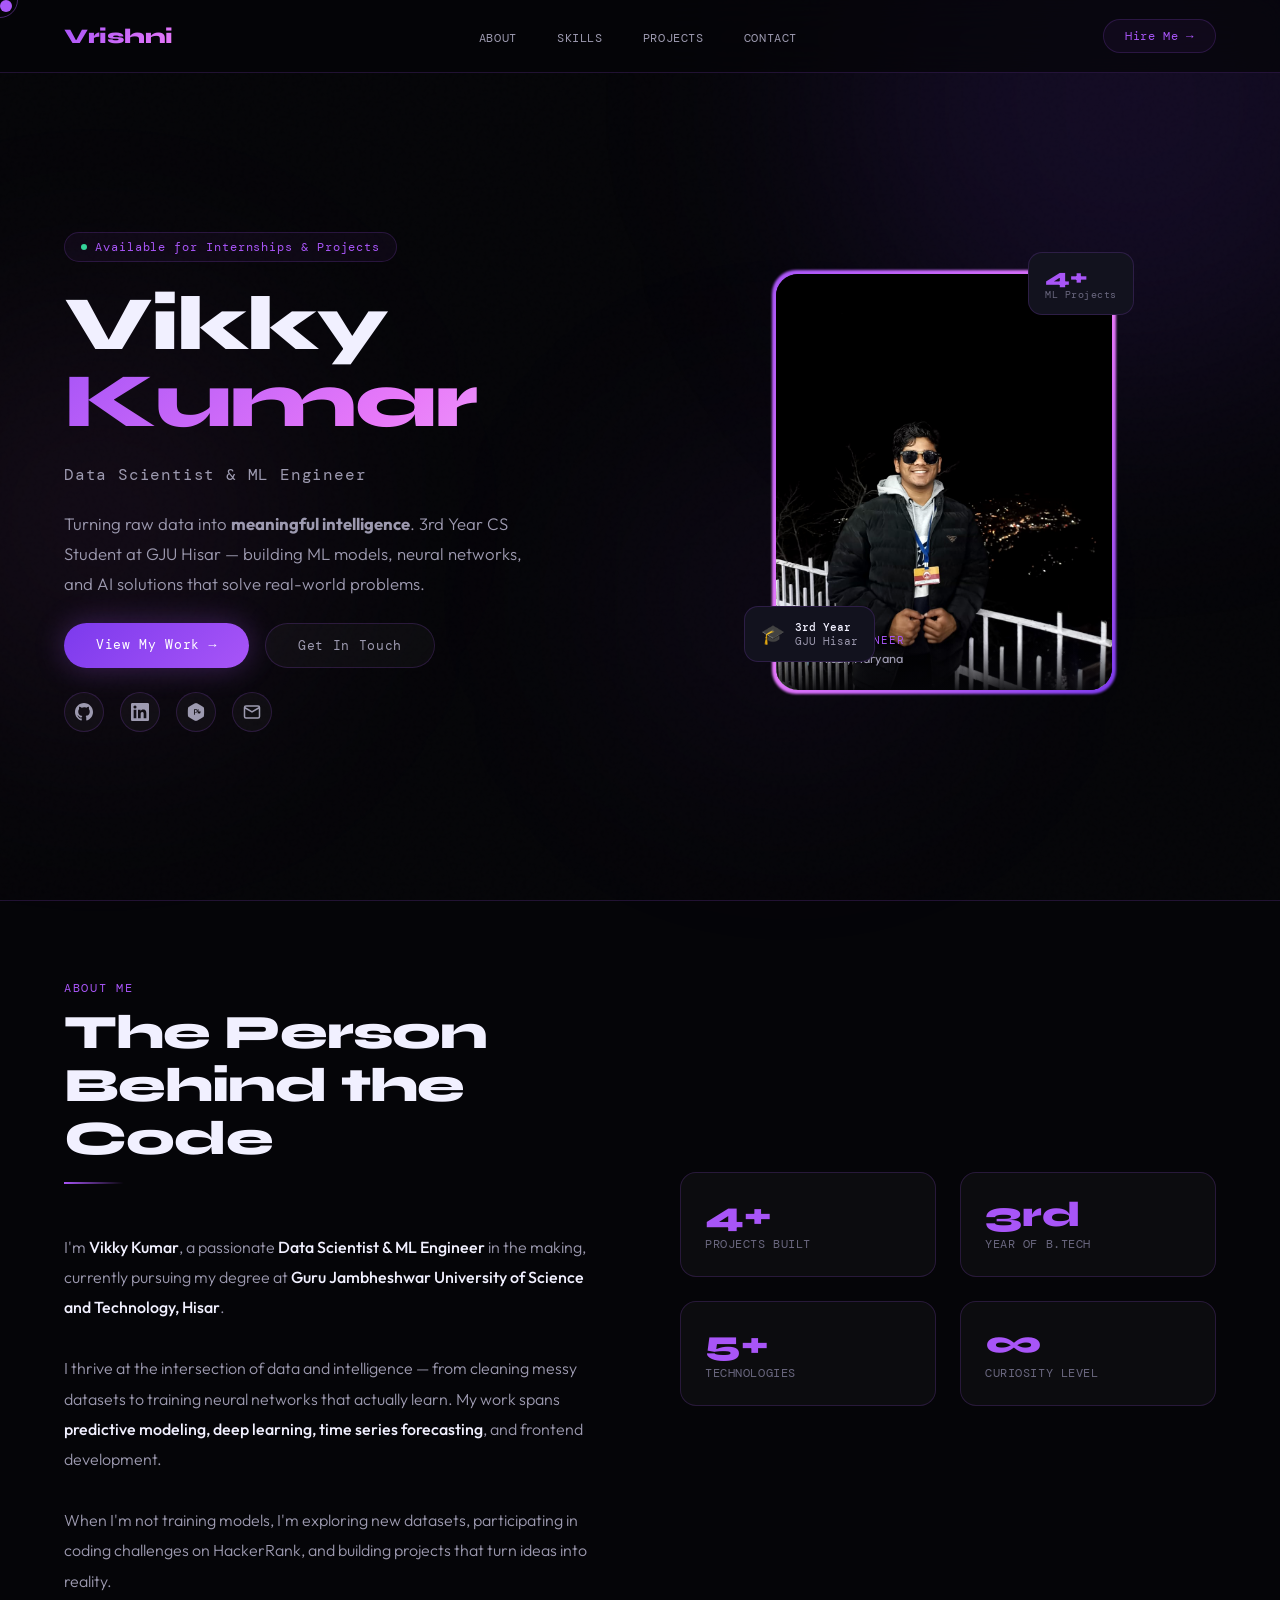
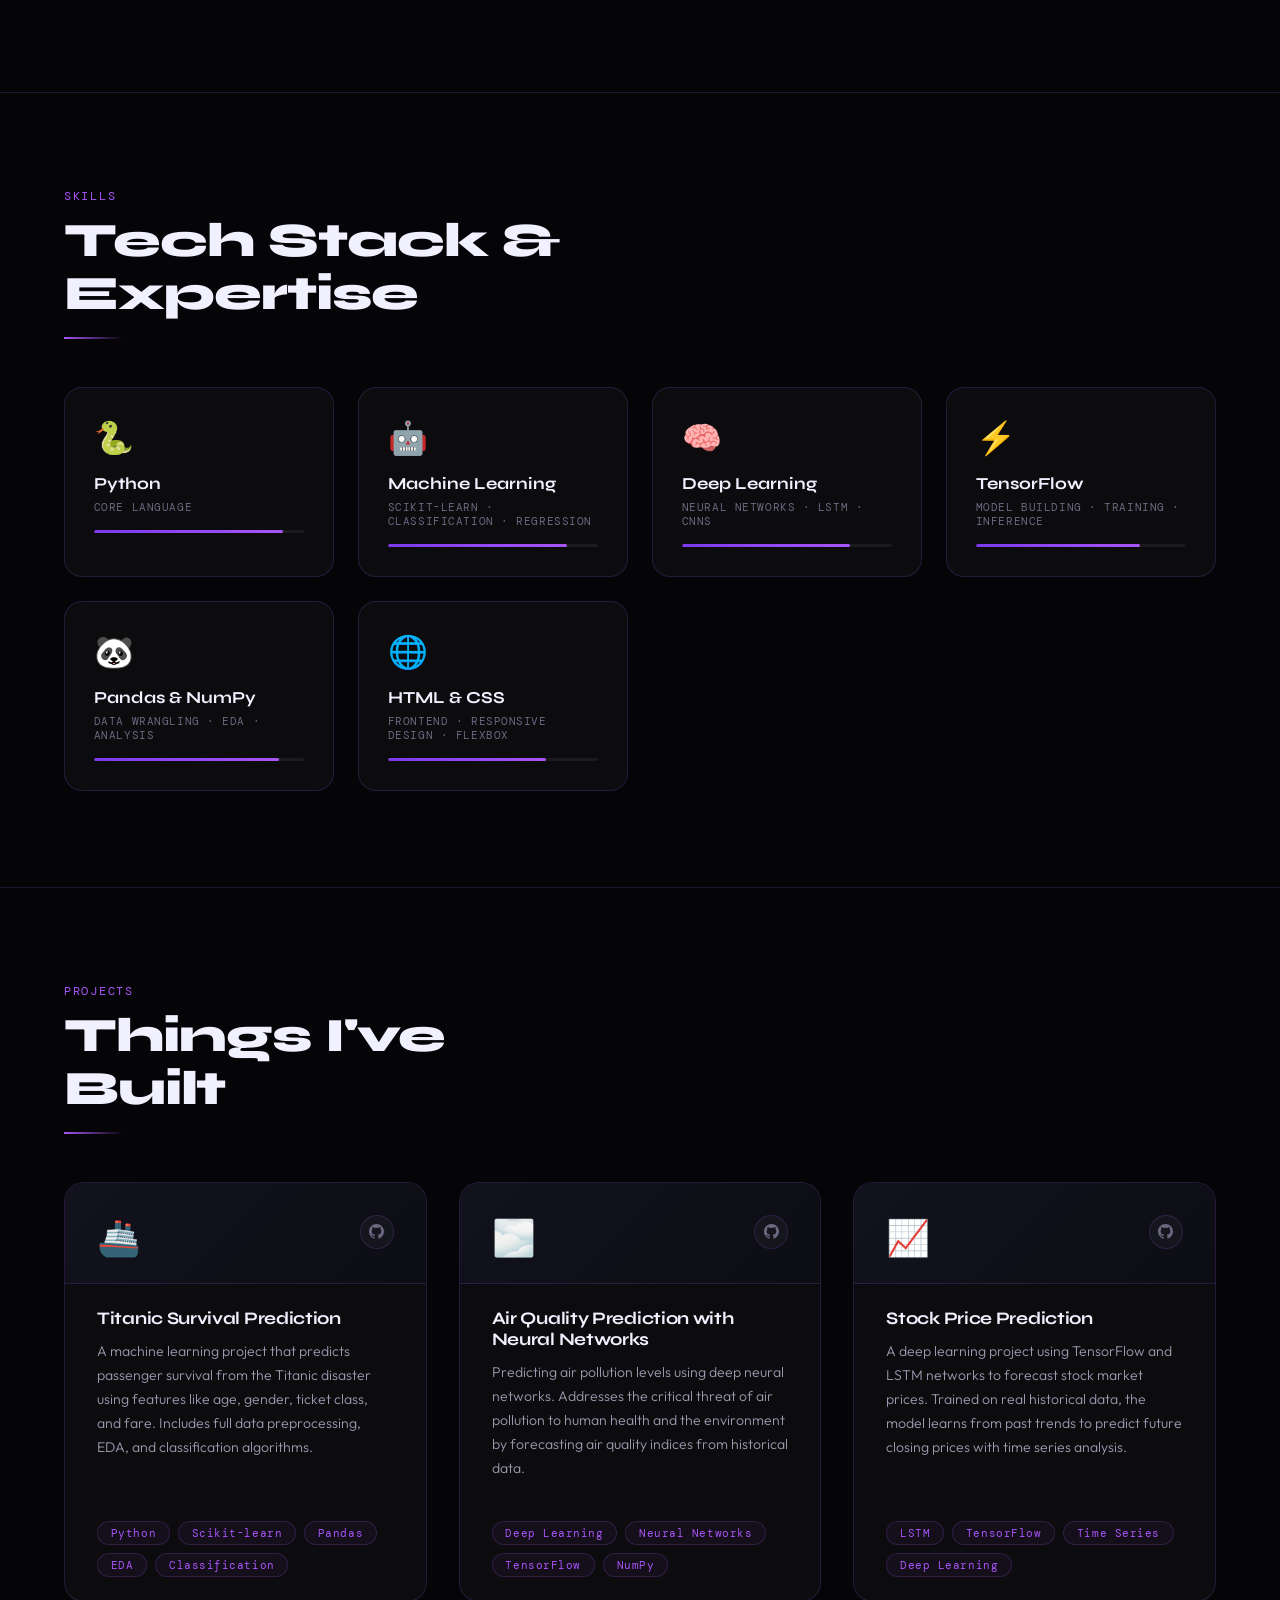
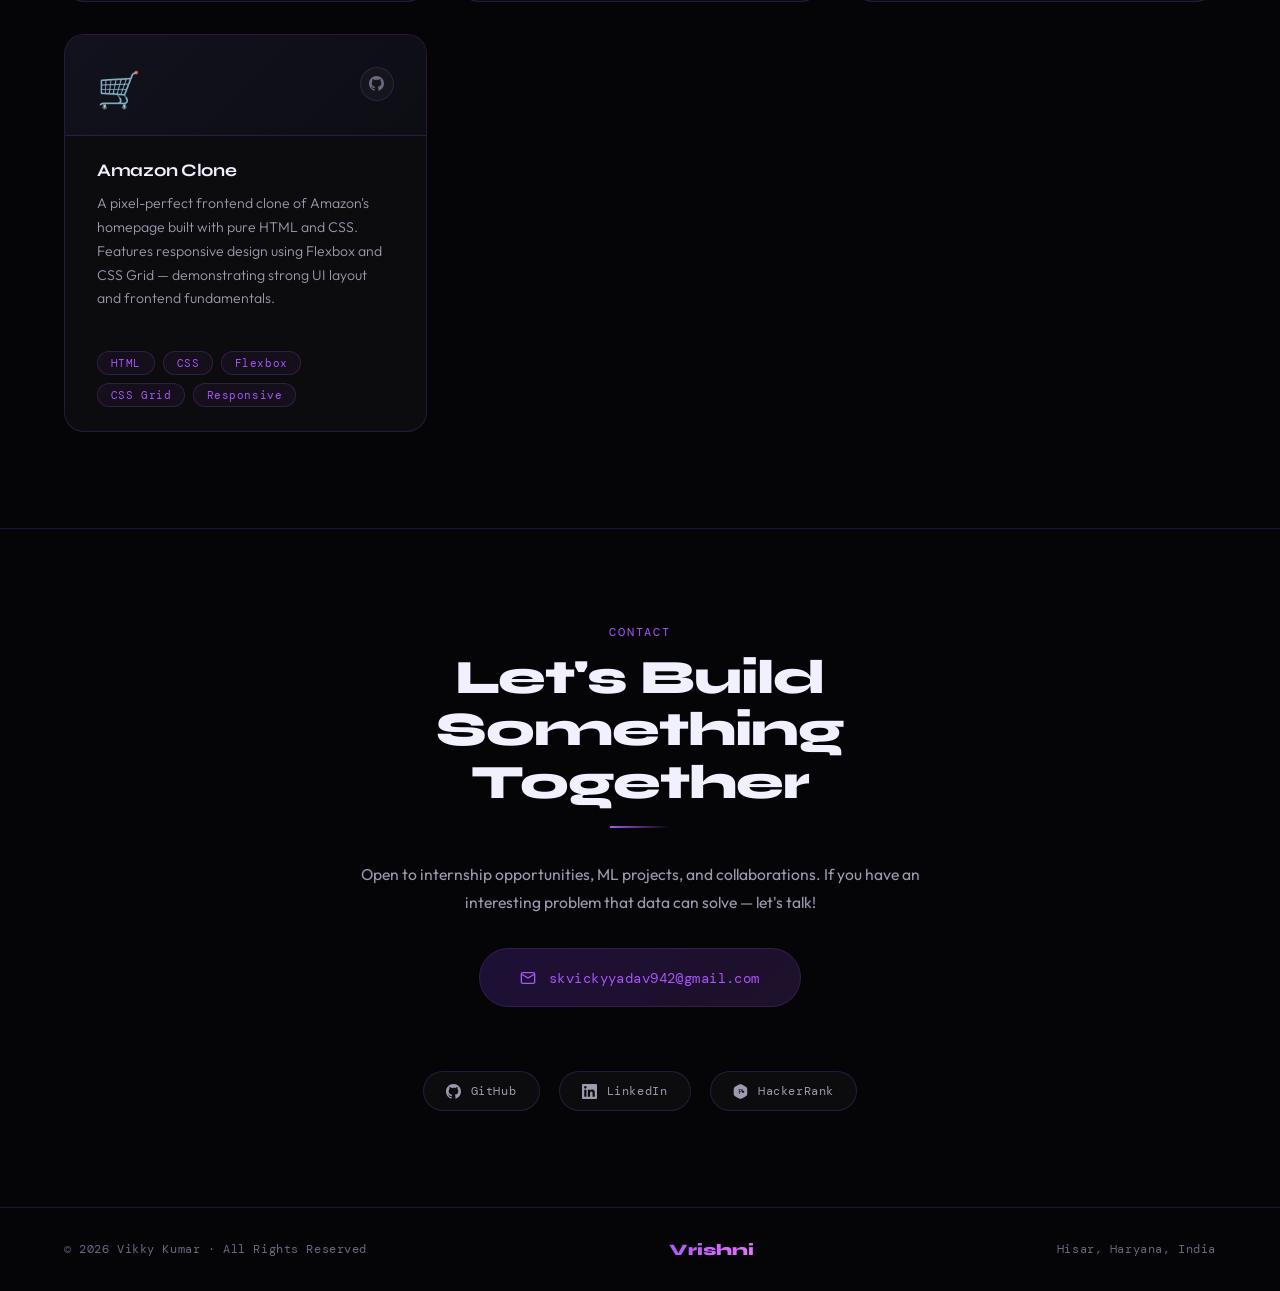
<file: index.html>
<!DOCTYPE html>
<html lang="en">
<head>
  <meta charset="UTF-8">
  <meta name="viewport" content="width=device-width, initial-scale=1.0">
  <title>Vikky Kumar — Data Scientist & ML Engineer</title>
  <link href="https://fonts.googleapis.com/css2?family=Syne:wght@400;600;700;800&family=DM+Mono:wght@300;400;500&family=Outfit:wght@300;400;500;600&display=swap" rel="stylesheet">
  <link rel="stylesheet" href="portfolio_style.css">
</head>
<body>

  <div class="cursor" id="cursor"></div>
  <div class="cursor-trail" id="cursorTrail"></div>

  <div class="blob blob-1"></div>
  <div class="blob blob-2"></div>
  <div class="blob blob-3"></div>

  <nav>
    <div class="nav-logo">Vrishni</div>
    <ul class="nav-links">
      <li><a href="#about">About</a></li>
      <li><a href="#skills">Skills</a></li>
      <li><a href="#projects">Projects</a></li>
      <li><a href="#contact">Contact</a></li>
    </ul>
    <a href="mailto:skvickyyadav942@gmail.com" class="nav-cta">Hire Me →</a>
  </nav>

  <main>

    <!-- HERO -->
    <section id="hero">
      <div class="hero-left">
        <div class="hero-badge">
          <span class="badge-dot"></span>
          Available for Internships &amp; Projects
        </div>
        <h1 class="hero-name">
          Vikky<br>
          <span class="highlight">Kumar</span>
        </h1>
        <p class="hero-role">Data Scientist &amp; ML Engineer</p>
        <p class="hero-desc">
          Turning raw data into <strong>meaningful intelligence</strong>.
          3rd Year CS Student at GJU Hisar — building ML models, neural networks,
          and AI solutions that solve real-world problems.
        </p>
        <div class="hero-btns">
          <a href="#projects" class="btn-primary">View My Work →</a>
          <a href="mailto:skvickyyadav942@gmail.com" class="btn-secondary">Get In Touch</a>
        </div>
        <div class="hero-socials">
          <a href="https://github.com/Vicky-Vrishni" target="_blank" title="GitHub">
            <svg width="18" height="18" viewBox="0 0 24 24" fill="currentColor"><path d="M12 0C5.374 0 0 5.373 0 12c0 5.302 3.438 9.8 8.207 11.387.599.111.793-.261.793-.577v-2.234c-3.338.726-4.033-1.416-4.033-1.416-.546-1.387-1.333-1.756-1.333-1.756-1.089-.745.083-.729.083-.729 1.205.084 1.839 1.237 1.839 1.237 1.07 1.834 2.807 1.304 3.492.997.107-.775.418-1.305.762-1.604-2.665-.305-5.467-1.334-5.467-5.931 0-1.311.469-2.381 1.236-3.221-.124-.303-.535-1.524.117-3.176 0 0 1.008-.322 3.301 1.23A11.509 11.509 0 0112 5.803c1.02.005 2.047.138 3.006.404 2.291-1.552 3.297-1.23 3.297-1.23.653 1.653.242 2.874.118 3.176.77.84 1.235 1.911 1.235 3.221 0 4.609-2.807 5.624-5.479 5.921.43.372.823 1.102.823 2.222v3.293c0 .319.192.694.801.576C20.566 21.797 24 17.3 24 12c0-6.627-5.373-12-12-12z"/></svg>
          </a>
          <a href="https://www.linkedin.com/in/vicky-kumar-167189323" target="_blank" title="LinkedIn">
            <svg width="18" height="18" viewBox="0 0 24 24" fill="currentColor"><path d="M20.447 20.452h-3.554v-5.569c0-1.328-.027-3.037-1.852-3.037-1.853 0-2.136 1.445-2.136 2.939v5.667H9.351V9h3.414v1.561h.046c.477-.9 1.637-1.85 3.37-1.85 3.601 0 4.267 2.37 4.267 5.455v6.286zM5.337 7.433a2.062 2.062 0 01-2.063-2.065 2.064 2.064 0 112.063 2.065zm1.782 13.019H3.555V9h3.564v11.452zM22.225 0H1.771C.792 0 0 .774 0 1.729v20.542C0 23.227.792 24 1.771 24h20.451C23.2 24 24 23.227 24 22.271V1.729C24 .774 23.2 0 22.222 0h.003z"/></svg>
          </a>
          <a href="https://www.hackerrank.com/profile/skvickyyadav942" target="_blank" title="HackerRank">
            <svg width="18" height="18" viewBox="0 0 24 24" fill="currentColor"><path d="M12 0c1.285 0 9.75 4.886 10.392 6 .645 1.115.645 10.885 0 12S13.287 24 12 24C10.714 24 2.25 19.114 1.608 18 .963 16.886.963 7.115 1.608 6 2.253 4.886 10.715 0 12 0zm-1.478 8.356H9.33V15.5h1.192v-2.732h1.434c1.382 0 2.206-.744 2.206-2.202 0-1.39-.792-2.21-2.204-2.21h-1.436zm.006.928h1.386c.796 0 1.252.42 1.252 1.292 0 .845-.44 1.278-1.252 1.278h-1.386zm4.85-.928h-1.02v5.57h1.02l.001-.588c.21.427.56.665 1.05.665.99 0 1.57-.77 1.57-2.054 0-1.285-.588-2.04-1.575-2.04-.484 0-.835.24-1.046.66zm.82.815c.643 0 .996.48.996 1.277 0 .798-.353 1.278-.996 1.278-.644 0-.997-.48-.997-1.278 0-.797.353-1.277.997-1.277z"/></svg>
          </a>
          <a href="mailto:skvickyyadav942@gmail.com" title="Email">
            <svg width="18" height="18" viewBox="0 0 24 24" fill="none" stroke="currentColor" stroke-width="2"><path d="M4 4h16c1.1 0 2 .9 2 2v12c0 1.1-.9 2-2 2H4c-1.1 0-2-.9-2-2V6c0-1.1.9-2 2-2z"/><polyline points="22,6 12,12 2,6"/></svg>
          </a>
        </div>
      </div>

      <div class="hero-right">
        <div class="photo-frame">
          <div class="photo-glow"></div>
          <div class="photo-inner">
            <img src="my_image.jpeg" alt="Vikky Kumar">
            <div class="photo-overlay">
              <div class="photo-tag">● ML Engineer</div>
              <div class="photo-location">📍 Hisar, Haryana</div>
            </div>
          </div>
          <div class="floating-badge">
            <div class="fb-num">4+</div>
            <div class="fb-label">ML Projects</div>
          </div>
          <div class="floating-badge2">
            <div class="fb2-icon">🎓</div>
            <div class="fb2-text">
              <span>3rd Year</span>
              GJU Hisar
            </div>
          </div>
        </div>
      </div>
    </section>

    <section id="about" style="padding-top: 5rem;">
      <div>
        <div class="section-label reveal">About Me</div>
        <h2 class="section-title reveal">The Person<br>Behind the Code</h2>
        <div class="section-divider reveal"></div>
        <p class="about-text reveal">
          I'm <strong>Vikky Kumar</strong>, a passionate
          <strong>Data Scientist &amp; ML Engineer</strong> in the making,
          currently pursuing my degree at
          <strong>Guru Jambheshwar University of Science and Technology, Hisar</strong>.
          <br><br>
          I thrive at the intersection of data and intelligence — from cleaning messy datasets
          to training neural networks that actually learn. My work spans
          <strong>predictive modeling, deep learning, time series forecasting</strong>,
          and frontend development.
          <br><br>
          When I'm not training models, I'm exploring new datasets, participating in coding
          challenges on HackerRank, and building projects that turn ideas into reality.
        </p>
      </div>
      <div class="about-stats">
        <div class="stat-card reveal">
          <div class="stat-num">4+</div>
          <div class="stat-label">Projects Built</div>
        </div>
        <div class="stat-card reveal">
          <div class="stat-num">3rd</div>
          <div class="stat-label">Year of B.Tech</div>
        </div>
        <div class="stat-card reveal">
          <div class="stat-num">5+</div>
          <div class="stat-label">Technologies</div>
        </div>
        <div class="stat-card reveal">
          <div class="stat-num">∞</div>
          <div class="stat-label">Curiosity Level</div>
        </div>
      </div>
    </section>

    <!-- SKILLS -->
    <section id="skills">
      <div class="section-label reveal">Skills</div>
      <h2 class="section-title reveal">Tech Stack &amp;<br>Expertise</h2>
      <div class="section-divider reveal"></div>
      <div class="skills-grid">
        <div class="skill-card reveal">
          <div class="skill-icon">🐍</div>
          <div class="skill-name">Python</div>
          <div class="skill-level">Core Language</div>
          <div class="skill-bar"><div class="skill-fill" style="width:90%"></div></div>
        </div>
        <div class="skill-card reveal">
          <div class="skill-icon">🤖</div>
          <div class="skill-name">Machine Learning</div>
          <div class="skill-level">Scikit-learn · Classification · Regression</div>
          <div class="skill-bar"><div class="skill-fill" style="width:85%"></div></div>
        </div>
        <div class="skill-card reveal">
          <div class="skill-icon">🧠</div>
          <div class="skill-name">Deep Learning</div>
          <div class="skill-level">Neural Networks · LSTM · CNNs</div>
          <div class="skill-bar"><div class="skill-fill" style="width:80%"></div></div>
        </div>
        <div class="skill-card reveal">
          <div class="skill-icon">⚡</div>
          <div class="skill-name">TensorFlow</div>
          <div class="skill-level">Model Building · Training · Inference</div>
          <div class="skill-bar"><div class="skill-fill" style="width:78%"></div></div>
        </div>
        <div class="skill-card reveal">
          <div class="skill-icon">🐼</div>
          <div class="skill-name">Pandas &amp; NumPy</div>
          <div class="skill-level">Data Wrangling · EDA · Analysis</div>
          <div class="skill-bar"><div class="skill-fill" style="width:88%"></div></div>
        </div>
        <div class="skill-card reveal">
          <div class="skill-icon">🌐</div>
          <div class="skill-name">HTML &amp; CSS</div>
          <div class="skill-level">Frontend · Responsive Design · Flexbox</div>
          <div class="skill-bar"><div class="skill-fill" style="width:75%"></div></div>
        </div>
      </div>
    </section>

    <!-- PROJECTS -->
    <section id="projects">
      <div class="section-label reveal">Projects</div>
      <h2 class="section-title reveal">Things I've<br>Built</h2>
      <div class="section-divider reveal"></div>
      <div class="projects-grid">

        <div class="project-card reveal">
          <div class="project-header">
            <div class="project-icon">🚢</div>
            <div class="project-links">
              <a href="https://github.com/Vicky-Vrishni/Titanic-Survival-Prediction" target="_blank" class="proj-link" title="GitHub">
                <svg width="15" height="15" viewBox="0 0 24 24" fill="currentColor"><path d="M12 0C5.374 0 0 5.373 0 12c0 5.302 3.438 9.8 8.207 11.387.599.111.793-.261.793-.577v-2.234c-3.338.726-4.033-1.416-4.033-1.416-.546-1.387-1.333-1.756-1.333-1.756-1.089-.745.083-.729.083-.729 1.205.084 1.839 1.237 1.839 1.237 1.07 1.834 2.807 1.304 3.492.997.107-.775.418-1.305.762-1.604-2.665-.305-5.467-1.334-5.467-5.931 0-1.311.469-2.381 1.236-3.221-.124-.303-.535-1.524.117-3.176 0 0 1.008-.322 3.301 1.23A11.509 11.509 0 0112 5.803c1.02.005 2.047.138 3.006.404 2.291-1.552 3.297-1.23 3.297-1.23.653 1.653.242 2.874.118 3.176.77.84 1.235 1.911 1.235 3.221 0 4.609-2.807 5.624-5.479 5.921.43.372.823 1.102.823 2.222v3.293c0 .319.192.694.801.576C20.566 21.797 24 17.3 24 12c0-6.627-5.373-12-12-12z"/></svg>
              </a>
            </div>
          </div>
          <div class="project-body">
            <div class="project-name">Titanic Survival Prediction</div>
            <div class="project-desc">A machine learning project that predicts passenger survival from the Titanic disaster using features like age, gender, ticket class, and fare. Includes full data preprocessing, EDA, and classification algorithms.</div>
          </div>
          <div class="project-tags">
            <span class="tag">Python</span>
            <span class="tag">Scikit-learn</span>
            <span class="tag">Pandas</span>
            <span class="tag">EDA</span>
            <span class="tag">Classification</span>
          </div>
        </div>

        <div class="project-card reveal">
          <div class="project-header">
            <div class="project-icon">🌫️</div>
            <div class="project-links">
              <a href="https://github.com/Vicky-Vrishni/Predicting-Air-Quality-with-Neural-Networks" target="_blank" class="proj-link" title="GitHub">
                <svg width="15" height="15" viewBox="0 0 24 24" fill="currentColor"><path d="M12 0C5.374 0 0 5.373 0 12c0 5.302 3.438 9.8 8.207 11.387.599.111.793-.261.793-.577v-2.234c-3.338.726-4.033-1.416-4.033-1.416-.546-1.387-1.333-1.756-1.333-1.756-1.089-.745.083-.729.083-.729 1.205.084 1.839 1.237 1.839 1.237 1.07 1.834 2.807 1.304 3.492.997.107-.775.418-1.305.762-1.604-2.665-.305-5.467-1.334-5.467-5.931 0-1.311.469-2.381 1.236-3.221-.124-.303-.535-1.524.117-3.176 0 0 1.008-.322 3.301 1.23A11.509 11.509 0 0112 5.803c1.02.005 2.047.138 3.006.404 2.291-1.552 3.297-1.23 3.297-1.23.653 1.653.242 2.874.118 3.176.77.84 1.235 1.911 1.235 3.221 0 4.609-2.807 5.624-5.479 5.921.43.372.823 1.102.823 2.222v3.293c0 .319.192.694.801.576C20.566 21.797 24 17.3 24 12c0-6.627-5.373-12-12-12z"/></svg>
              </a>
            </div>
          </div>
          <div class="project-body">
            <div class="project-name">Air Quality Prediction with Neural Networks</div>
            <div class="project-desc">Predicting air pollution levels using deep neural networks. Addresses the critical threat of air pollution to human health and the environment by forecasting air quality indices from historical data.</div>
          </div>
          <div class="project-tags">
            <span class="tag">Deep Learning</span>
            <span class="tag">Neural Networks</span>
            <span class="tag">TensorFlow</span>
            <span class="tag">NumPy</span>
          </div>
        </div>

        <div class="project-card reveal">
          <div class="project-header">
            <div class="project-icon">📈</div>
            <div class="project-links">
              <a href="https://github.com/Vicky-Vrishni/Stock-Price-Prediction" target="_blank" class="proj-link" title="GitHub">
                <svg width="15" height="15" viewBox="0 0 24 24" fill="currentColor"><path d="M12 0C5.374 0 0 5.373 0 12c0 5.302 3.438 9.8 8.207 11.387.599.111.793-.261.793-.577v-2.234c-3.338.726-4.033-1.416-4.033-1.416-.546-1.387-1.333-1.756-1.333-1.756-1.089-.745.083-.729.083-.729 1.205.084 1.839 1.237 1.839 1.237 1.07 1.834 2.807 1.304 3.492.997.107-.775.418-1.305.762-1.604-2.665-.305-5.467-1.334-5.467-5.931 0-1.311.469-2.381 1.236-3.221-.124-.303-.535-1.524.117-3.176 0 0 1.008-.322 3.301 1.23A11.509 11.509 0 0112 5.803c1.02.005 2.047.138 3.006.404 2.291-1.552 3.297-1.23 3.297-1.23.653 1.653.242 2.874.118 3.176.77.84 1.235 1.911 1.235 3.221 0 4.609-2.807 5.624-5.479 5.921.43.372.823 1.102.823 2.222v3.293c0 .319.192.694.801.576C20.566 21.797 24 17.3 24 12c0-6.627-5.373-12-12-12z"/></svg>
              </a>
            </div>
          </div>
          <div class="project-body">
            <div class="project-name">Stock Price Prediction</div>
            <div class="project-desc">A deep learning project using TensorFlow and LSTM networks to forecast stock market prices. Trained on real historical data, the model learns from past trends to predict future closing prices with time series analysis.</div>
          </div>
          <div class="project-tags">
            <span class="tag">LSTM</span>
            <span class="tag">TensorFlow</span>
            <span class="tag">Time Series</span>
            <span class="tag">Deep Learning</span>
          </div>
        </div>

        <div class="project-card reveal">
          <div class="project-header">
            <div class="project-icon">🛒</div>
            <div class="project-links">
              <a href="https://github.com/Vicky-Vrishni/Amazon-Clone-using-html-css" target="_blank" class="proj-link" title="GitHub">
                <svg width="15" height="15" viewBox="0 0 24 24" fill="currentColor"><path d="M12 0C5.374 0 0 5.373 0 12c0 5.302 3.438 9.8 8.207 11.387.599.111.793-.261.793-.577v-2.234c-3.338.726-4.033-1.416-4.033-1.416-.546-1.387-1.333-1.756-1.333-1.756-1.089-.745.083-.729.083-.729 1.205.084 1.839 1.237 1.839 1.237 1.07 1.834 2.807 1.304 3.492.997.107-.775.418-1.305.762-1.604-2.665-.305-5.467-1.334-5.467-5.931 0-1.311.469-2.381 1.236-3.221-.124-.303-.535-1.524.117-3.176 0 0 1.008-.322 3.301 1.23A11.509 11.509 0 0112 5.803c1.02.005 2.047.138 3.006.404 2.291-1.552 3.297-1.23 3.297-1.23.653 1.653.242 2.874.118 3.176.77.84 1.235 1.911 1.235 3.221 0 4.609-2.807 5.624-5.479 5.921.43.372.823 1.102.823 2.222v3.293c0 .319.192.694.801.576C20.566 21.797 24 17.3 24 12c0-6.627-5.373-12-12-12z"/></svg>
              </a>
            </div>
          </div>
          <div class="project-body">
            <div class="project-name">Amazon Clone</div>
            <div class="project-desc">A pixel-perfect frontend clone of Amazon's homepage built with pure HTML and CSS. Features responsive design using Flexbox and CSS Grid — demonstrating strong UI layout and frontend fundamentals.</div>
          </div>
          <div class="project-tags">
            <span class="tag">HTML</span>
            <span class="tag">CSS</span>
            <span class="tag">Flexbox</span>
            <span class="tag">CSS Grid</span>
            <span class="tag">Responsive</span>
          </div>
        </div>

      </div>
    </section>

    <!-- CONTACT -->
    <section id="contact">
      <div class="contact-inner">
        <div class="section-label reveal" style="text-align:center">Contact</div>
        <h2 class="section-title reveal" style="text-align:center">Let's Build<br>Something Together</h2>
        <div class="section-divider reveal" style="margin: 1rem auto 2rem"></div>
        <p class="reveal" style="color:var(--muted2); line-height:1.8; font-size:0.98rem;">
          Open to internship opportunities, ML projects, and collaborations.
          If you have an interesting problem that data can solve — let's talk!
        </p>
        <a href="mailto:skvickyyadav942@gmail.com" class="contact-email reveal">
          <svg width="16" height="16" viewBox="0 0 24 24" fill="none" stroke="currentColor" stroke-width="2"><path d="M4 4h16c1.1 0 2 .9 2 2v12c0 1.1-.9 2-2 2H4c-1.1 0-2-.9-2-2V6c0-1.1.9-2 2-2z"/><polyline points="22,6 12,12 2,6"/></svg>
          skvickyyadav942@gmail.com
        </a>
        <div class="contact-socials reveal">
          <a href="https://github.com/Vicky-Vrishni" target="_blank" class="social-link">
            <svg width="15" height="15" viewBox="0 0 24 24" fill="currentColor"><path d="M12 0C5.374 0 0 5.373 0 12c0 5.302 3.438 9.8 8.207 11.387.599.111.793-.261.793-.577v-2.234c-3.338.726-4.033-1.416-4.033-1.416-.546-1.387-1.333-1.756-1.333-1.756-1.089-.745.083-.729.083-.729 1.205.084 1.839 1.237 1.839 1.237 1.07 1.834 2.807 1.304 3.492.997.107-.775.418-1.305.762-1.604-2.665-.305-5.467-1.334-5.467-5.931 0-1.311.469-2.381 1.236-3.221-.124-.303-.535-1.524.117-3.176 0 0 1.008-.322 3.301 1.23A11.509 11.509 0 0112 5.803c1.02.005 2.047.138 3.006.404 2.291-1.552 3.297-1.23 3.297-1.23.653 1.653.242 2.874.118 3.176.77.84 1.235 1.911 1.235 3.221 0 4.609-2.807 5.624-5.479 5.921.43.372.823 1.102.823 2.222v3.293c0 .319.192.694.801.576C20.566 21.797 24 17.3 24 12c0-6.627-5.373-12-12-12z"/></svg>
            GitHub
          </a>
          <a href="https://www.linkedin.com/in/vicky-kumar-167189323" target="_blank" class="social-link">
            <svg width="15" height="15" viewBox="0 0 24 24" fill="currentColor"><path d="M20.447 20.452h-3.554v-5.569c0-1.328-.027-3.037-1.852-3.037-1.853 0-2.136 1.445-2.136 2.939v5.667H9.351V9h3.414v1.561h.046c.477-.9 1.637-1.85 3.37-1.85 3.601 0 4.267 2.37 4.267 5.455v6.286zM5.337 7.433a2.062 2.062 0 01-2.063-2.065 2.064 2.064 0 112.063 2.065zm1.782 13.019H3.555V9h3.564v11.452zM22.225 0H1.771C.792 0 0 .774 0 1.729v20.542C0 23.227.792 24 1.771 24h20.451C23.2 24 24 23.227 24 22.271V1.729C24 .774 23.2 0 22.222 0h.003z"/></svg>
            LinkedIn
          </a>
          <a href="https://www.hackerrank.com/profile/skvickyyadav942" target="_blank" class="social-link">
            <svg width="15" height="15" viewBox="0 0 24 24" fill="currentColor"><path d="M12 0c1.285 0 9.75 4.886 10.392 6 .645 1.115.645 10.885 0 12S13.287 24 12 24C10.714 24 2.25 19.114 1.608 18 .963 16.886.963 7.115 1.608 6 2.253 4.886 10.715 0 12 0zm-1.478 8.356H9.33V15.5h1.192v-2.732h1.434c1.382 0 2.206-.744 2.206-2.202 0-1.39-.792-2.21-2.204-2.21h-1.436zm.006.928h1.386c.796 0 1.252.42 1.252 1.292 0 .845-.44 1.278-1.252 1.278h-1.386zm4.85-.928h-1.02v5.57h1.02l.001-.588c.21.427.56.665 1.05.665.99 0 1.57-.77 1.57-2.054 0-1.285-.588-2.04-1.575-2.04-.484 0-.835.24-1.046.66zm.82.815c.643 0 .996.48.996 1.277 0 .798-.353 1.278-.996 1.278-.644 0-.997-.48-.997-1.278 0-.797.353-1.277.997-1.277z"/></svg>
            HackerRank
          </a>
        </div>
      </div>
    </section>

  </main>

  <footer>
    <div class="footer-text">© 2026 Vikky Kumar · All Rights Reserved</div>
    <div class="footer-logo">Vrishni</div>
    <div class="footer-text">Hisar, Haryana, India</div>
  </footer>

  <script>
    const cursor = document.getElementById('cursor');
    const trail  = document.getElementById('cursorTrail');
    let mx = 0, my = 0, tx = 0, ty = 0;

    document.addEventListener('mousemove', e => {
      mx = e.clientX; my = e.clientY;
      cursor.style.transform = `translate(${mx - 6}px, ${my - 6}px)`;
    });

    function animateTrail() {
      tx += (mx - tx) * 0.12;
      ty += (my - ty) * 0.12;
      trail.style.transform = `translate(${tx - 18}px, ${ty - 18}px)`;
      requestAnimationFrame(animateTrail);
    }
    animateTrail();

    document.querySelectorAll('a, button').forEach(el => {
      el.addEventListener('mouseenter', () => { trail.style.width = '50px'; trail.style.height = '50px'; });
      el.addEventListener('mouseleave', () => { trail.style.width = '36px'; trail.style.height = '36px'; });
    });

    const reveals  = document.querySelectorAll('.reveal');
    const observer = new IntersectionObserver(entries => {
      entries.forEach((entry, i) => {
        if (entry.isIntersecting) {
          setTimeout(() => entry.target.classList.add('visible'), i * 60);
          observer.unobserve(entry.target);
        }
      });
    }, { threshold: 0.1 });
    reveals.forEach(el => observer.observe(el));

    const skillBars   = document.querySelectorAll('.skill-fill');
    const barObserver = new IntersectionObserver(entries => {
      entries.forEach(entry => {
        if (entry.isIntersecting) {
          const target = entry.target;
          const width  = target.style.width;
          target.style.width = '0';
          setTimeout(() => { target.style.width = width; }, 200);
          barObserver.unobserve(target);
        }
      });
    }, { threshold: 0.5 });
    skillBars.forEach(bar => barObserver.observe(bar));
  </script>

</body>
</html>
</file>
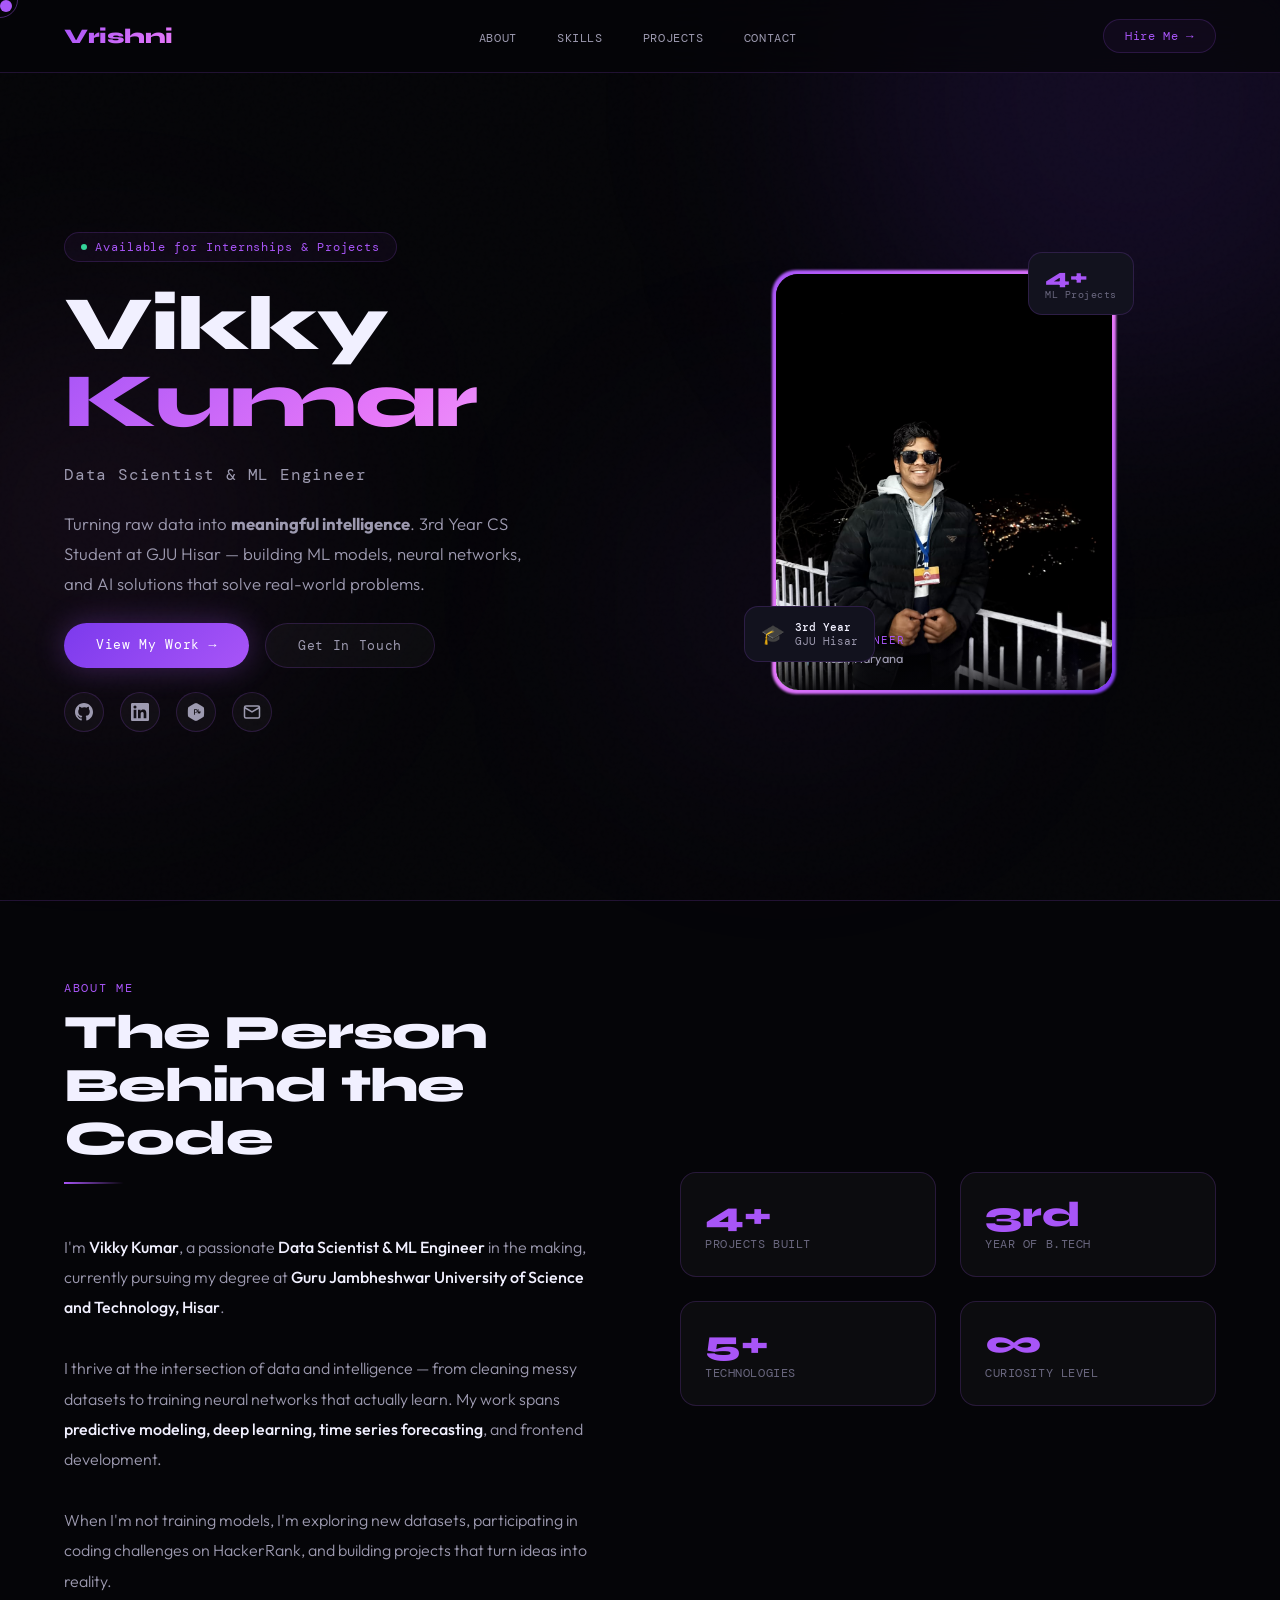
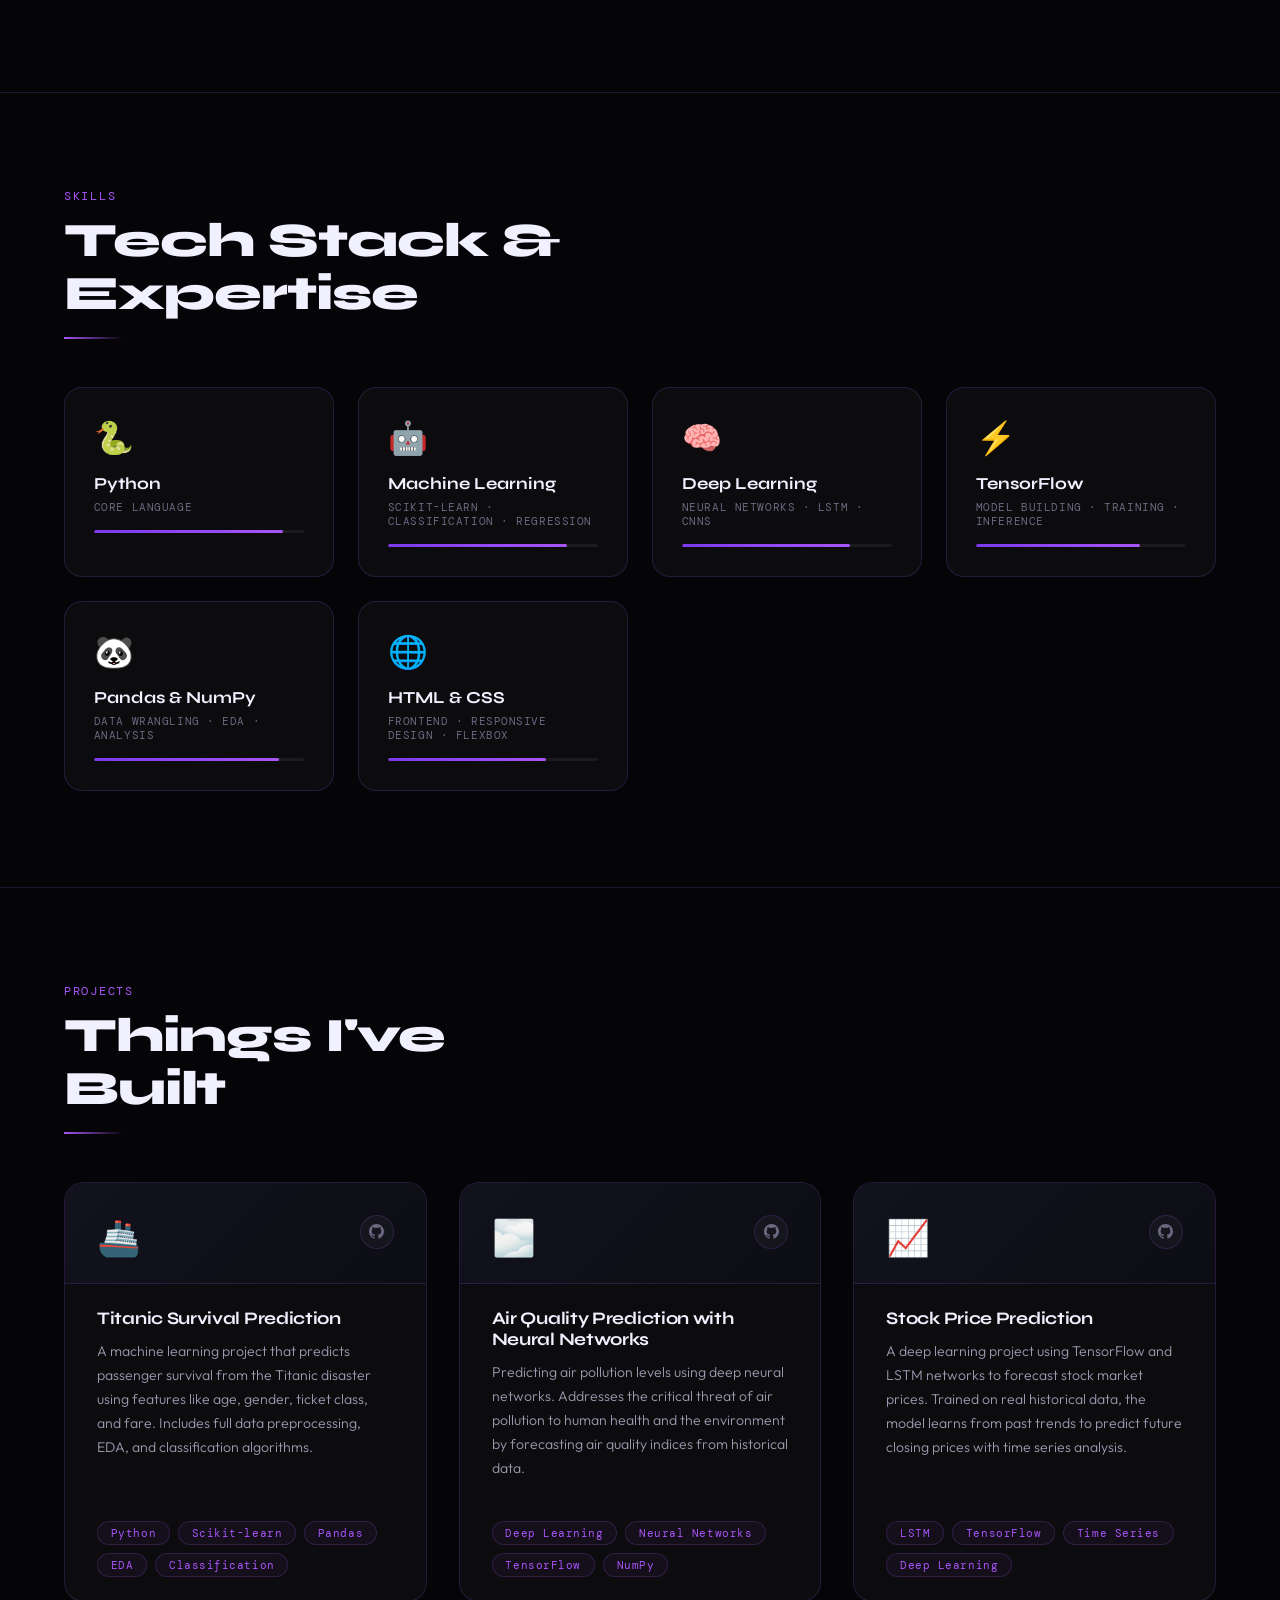
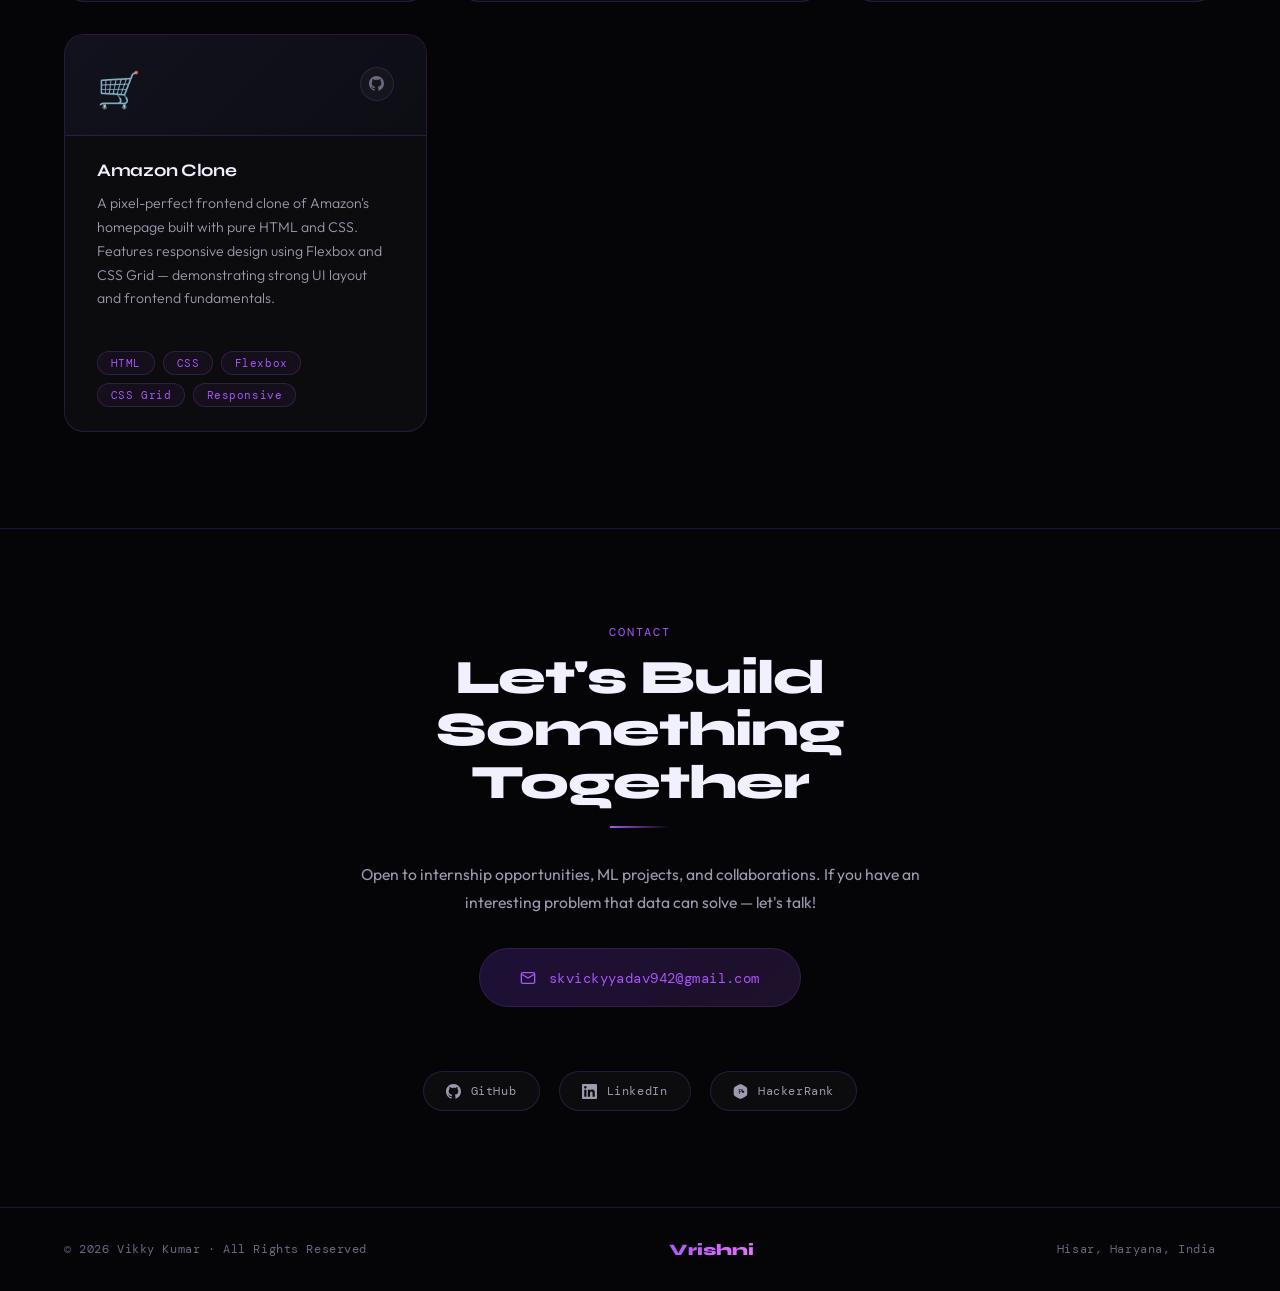
<file: portfolio_index.html>
<!DOCTYPE html>
<html lang="en">
<head>
  <meta charset="UTF-8">
  <meta name="viewport" content="width=device-width, initial-scale=1.0">
  <title>Vikky Kumar — Data Scientist & ML Engineer</title>
  <link href="https://fonts.googleapis.com/css2?family=Syne:wght@400;600;700;800&family=DM+Mono:wght@300;400;500&family=Outfit:wght@300;400;500;600&display=swap" rel="stylesheet">
  <link rel="stylesheet" href="portfolio_style.css">
</head>
<body>

  <div class="cursor" id="cursor"></div>
  <div class="cursor-trail" id="cursorTrail"></div>

  <div class="blob blob-1"></div>
  <div class="blob blob-2"></div>
  <div class="blob blob-3"></div>

  <nav>
    <div class="nav-logo">Vrishni</div>
    <ul class="nav-links">
      <li><a href="#about">About</a></li>
      <li><a href="#skills">Skills</a></li>
      <li><a href="#projects">Projects</a></li>
      <li><a href="#contact">Contact</a></li>
    </ul>
    <a href="mailto:skvickyyadav942@gmail.com" class="nav-cta">Hire Me →</a>
  </nav>

  <main>

    <!-- HERO -->
    <section id="hero">
      <div class="hero-left">
        <div class="hero-badge">
          <span class="badge-dot"></span>
          Available for Internships &amp; Projects
        </div>
        <h1 class="hero-name">
          Vikky<br>
          <span class="highlight">Kumar</span>
        </h1>
        <p class="hero-role">Data Scientist &amp; ML Engineer</p>
        <p class="hero-desc">
          Turning raw data into <strong>meaningful intelligence</strong>.
          3rd Year CS Student at GJU Hisar — building ML models, neural networks,
          and AI solutions that solve real-world problems.
        </p>
        <div class="hero-btns">
          <a href="#projects" class="btn-primary">View My Work →</a>
          <a href="mailto:skvickyyadav942@gmail.com" class="btn-secondary">Get In Touch</a>
        </div>
        <div class="hero-socials">
          <a href="https://github.com/Vicky-Vrishni" target="_blank" title="GitHub">
            <svg width="18" height="18" viewBox="0 0 24 24" fill="currentColor"><path d="M12 0C5.374 0 0 5.373 0 12c0 5.302 3.438 9.8 8.207 11.387.599.111.793-.261.793-.577v-2.234c-3.338.726-4.033-1.416-4.033-1.416-.546-1.387-1.333-1.756-1.333-1.756-1.089-.745.083-.729.083-.729 1.205.084 1.839 1.237 1.839 1.237 1.07 1.834 2.807 1.304 3.492.997.107-.775.418-1.305.762-1.604-2.665-.305-5.467-1.334-5.467-5.931 0-1.311.469-2.381 1.236-3.221-.124-.303-.535-1.524.117-3.176 0 0 1.008-.322 3.301 1.23A11.509 11.509 0 0112 5.803c1.02.005 2.047.138 3.006.404 2.291-1.552 3.297-1.23 3.297-1.23.653 1.653.242 2.874.118 3.176.77.84 1.235 1.911 1.235 3.221 0 4.609-2.807 5.624-5.479 5.921.43.372.823 1.102.823 2.222v3.293c0 .319.192.694.801.576C20.566 21.797 24 17.3 24 12c0-6.627-5.373-12-12-12z"/></svg>
          </a>
          <a href="https://www.linkedin.com/in/vicky-kumar-167189323" target="_blank" title="LinkedIn">
            <svg width="18" height="18" viewBox="0 0 24 24" fill="currentColor"><path d="M20.447 20.452h-3.554v-5.569c0-1.328-.027-3.037-1.852-3.037-1.853 0-2.136 1.445-2.136 2.939v5.667H9.351V9h3.414v1.561h.046c.477-.9 1.637-1.85 3.37-1.85 3.601 0 4.267 2.37 4.267 5.455v6.286zM5.337 7.433a2.062 2.062 0 01-2.063-2.065 2.064 2.064 0 112.063 2.065zm1.782 13.019H3.555V9h3.564v11.452zM22.225 0H1.771C.792 0 0 .774 0 1.729v20.542C0 23.227.792 24 1.771 24h20.451C23.2 24 24 23.227 24 22.271V1.729C24 .774 23.2 0 22.222 0h.003z"/></svg>
          </a>
          <a href="https://www.hackerrank.com/profile/skvickyyadav942" target="_blank" title="HackerRank">
            <svg width="18" height="18" viewBox="0 0 24 24" fill="currentColor"><path d="M12 0c1.285 0 9.75 4.886 10.392 6 .645 1.115.645 10.885 0 12S13.287 24 12 24C10.714 24 2.25 19.114 1.608 18 .963 16.886.963 7.115 1.608 6 2.253 4.886 10.715 0 12 0zm-1.478 8.356H9.33V15.5h1.192v-2.732h1.434c1.382 0 2.206-.744 2.206-2.202 0-1.39-.792-2.21-2.204-2.21h-1.436zm.006.928h1.386c.796 0 1.252.42 1.252 1.292 0 .845-.44 1.278-1.252 1.278h-1.386zm4.85-.928h-1.02v5.57h1.02l.001-.588c.21.427.56.665 1.05.665.99 0 1.57-.77 1.57-2.054 0-1.285-.588-2.04-1.575-2.04-.484 0-.835.24-1.046.66zm.82.815c.643 0 .996.48.996 1.277 0 .798-.353 1.278-.996 1.278-.644 0-.997-.48-.997-1.278 0-.797.353-1.277.997-1.277z"/></svg>
          </a>
          <a href="mailto:skvickyyadav942@gmail.com" title="Email">
            <svg width="18" height="18" viewBox="0 0 24 24" fill="none" stroke="currentColor" stroke-width="2"><path d="M4 4h16c1.1 0 2 .9 2 2v12c0 1.1-.9 2-2 2H4c-1.1 0-2-.9-2-2V6c0-1.1.9-2 2-2z"/><polyline points="22,6 12,12 2,6"/></svg>
          </a>
        </div>
      </div>

      <div class="hero-right">
        <div class="photo-frame">
          <div class="photo-glow"></div>
          <div class="photo-inner">
            <img src="my_image.jpeg" alt="Vikky Kumar">
            <div class="photo-overlay">
              <div class="photo-tag">● ML Engineer</div>
              <div class="photo-location">📍 Hisar, Haryana</div>
            </div>
          </div>
          <div class="floating-badge">
            <div class="fb-num">4+</div>
            <div class="fb-label">ML Projects</div>
          </div>
          <div class="floating-badge2">
            <div class="fb2-icon">🎓</div>
            <div class="fb2-text">
              <span>3rd Year</span>
              GJU Hisar
            </div>
          </div>
        </div>
      </div>
    </section>

    <section id="about" style="padding-top: 5rem;">
      <div>
        <div class="section-label reveal">About Me</div>
        <h2 class="section-title reveal">The Person<br>Behind the Code</h2>
        <div class="section-divider reveal"></div>
        <p class="about-text reveal">
          I'm <strong>Vikky Kumar</strong>, a passionate
          <strong>Data Scientist &amp; ML Engineer</strong> in the making,
          currently pursuing my degree at
          <strong>Guru Jambheshwar University of Science and Technology, Hisar</strong>.
          <br><br>
          I thrive at the intersection of data and intelligence — from cleaning messy datasets
          to training neural networks that actually learn. My work spans
          <strong>predictive modeling, deep learning, time series forecasting</strong>,
          and frontend development.
          <br><br>
          When I'm not training models, I'm exploring new datasets, participating in coding
          challenges on HackerRank, and building projects that turn ideas into reality.
        </p>
      </div>
      <div class="about-stats">
        <div class="stat-card reveal">
          <div class="stat-num">4+</div>
          <div class="stat-label">Projects Built</div>
        </div>
        <div class="stat-card reveal">
          <div class="stat-num">3rd</div>
          <div class="stat-label">Year of B.Tech</div>
        </div>
        <div class="stat-card reveal">
          <div class="stat-num">5+</div>
          <div class="stat-label">Technologies</div>
        </div>
        <div class="stat-card reveal">
          <div class="stat-num">∞</div>
          <div class="stat-label">Curiosity Level</div>
        </div>
      </div>
    </section>

    <!-- SKILLS -->
    <section id="skills">
      <div class="section-label reveal">Skills</div>
      <h2 class="section-title reveal">Tech Stack &amp;<br>Expertise</h2>
      <div class="section-divider reveal"></div>
      <div class="skills-grid">
        <div class="skill-card reveal">
          <div class="skill-icon">🐍</div>
          <div class="skill-name">Python</div>
          <div class="skill-level">Core Language</div>
          <div class="skill-bar"><div class="skill-fill" style="width:90%"></div></div>
        </div>
        <div class="skill-card reveal">
          <div class="skill-icon">🤖</div>
          <div class="skill-name">Machine Learning</div>
          <div class="skill-level">Scikit-learn · Classification · Regression</div>
          <div class="skill-bar"><div class="skill-fill" style="width:85%"></div></div>
        </div>
        <div class="skill-card reveal">
          <div class="skill-icon">🧠</div>
          <div class="skill-name">Deep Learning</div>
          <div class="skill-level">Neural Networks · LSTM · CNNs</div>
          <div class="skill-bar"><div class="skill-fill" style="width:80%"></div></div>
        </div>
        <div class="skill-card reveal">
          <div class="skill-icon">⚡</div>
          <div class="skill-name">TensorFlow</div>
          <div class="skill-level">Model Building · Training · Inference</div>
          <div class="skill-bar"><div class="skill-fill" style="width:78%"></div></div>
        </div>
        <div class="skill-card reveal">
          <div class="skill-icon">🐼</div>
          <div class="skill-name">Pandas &amp; NumPy</div>
          <div class="skill-level">Data Wrangling · EDA · Analysis</div>
          <div class="skill-bar"><div class="skill-fill" style="width:88%"></div></div>
        </div>
        <div class="skill-card reveal">
          <div class="skill-icon">🌐</div>
          <div class="skill-name">HTML &amp; CSS</div>
          <div class="skill-level">Frontend · Responsive Design · Flexbox</div>
          <div class="skill-bar"><div class="skill-fill" style="width:75%"></div></div>
        </div>
      </div>
    </section>

    <!-- PROJECTS -->
    <section id="projects">
      <div class="section-label reveal">Projects</div>
      <h2 class="section-title reveal">Things I've<br>Built</h2>
      <div class="section-divider reveal"></div>
      <div class="projects-grid">

        <div class="project-card reveal">
          <div class="project-header">
            <div class="project-icon">🚢</div>
            <div class="project-links">
              <a href="https://github.com/Vicky-Vrishni/Titanic-Survival-Prediction" target="_blank" class="proj-link" title="GitHub">
                <svg width="15" height="15" viewBox="0 0 24 24" fill="currentColor"><path d="M12 0C5.374 0 0 5.373 0 12c0 5.302 3.438 9.8 8.207 11.387.599.111.793-.261.793-.577v-2.234c-3.338.726-4.033-1.416-4.033-1.416-.546-1.387-1.333-1.756-1.333-1.756-1.089-.745.083-.729.083-.729 1.205.084 1.839 1.237 1.839 1.237 1.07 1.834 2.807 1.304 3.492.997.107-.775.418-1.305.762-1.604-2.665-.305-5.467-1.334-5.467-5.931 0-1.311.469-2.381 1.236-3.221-.124-.303-.535-1.524.117-3.176 0 0 1.008-.322 3.301 1.23A11.509 11.509 0 0112 5.803c1.02.005 2.047.138 3.006.404 2.291-1.552 3.297-1.23 3.297-1.23.653 1.653.242 2.874.118 3.176.77.84 1.235 1.911 1.235 3.221 0 4.609-2.807 5.624-5.479 5.921.43.372.823 1.102.823 2.222v3.293c0 .319.192.694.801.576C20.566 21.797 24 17.3 24 12c0-6.627-5.373-12-12-12z"/></svg>
              </a>
            </div>
          </div>
          <div class="project-body">
            <div class="project-name">Titanic Survival Prediction</div>
            <div class="project-desc">A machine learning project that predicts passenger survival from the Titanic disaster using features like age, gender, ticket class, and fare. Includes full data preprocessing, EDA, and classification algorithms.</div>
          </div>
          <div class="project-tags">
            <span class="tag">Python</span>
            <span class="tag">Scikit-learn</span>
            <span class="tag">Pandas</span>
            <span class="tag">EDA</span>
            <span class="tag">Classification</span>
          </div>
        </div>

        <div class="project-card reveal">
          <div class="project-header">
            <div class="project-icon">🌫️</div>
            <div class="project-links">
              <a href="https://github.com/Vicky-Vrishni/Predicting-Air-Quality-with-Neural-Networks" target="_blank" class="proj-link" title="GitHub">
                <svg width="15" height="15" viewBox="0 0 24 24" fill="currentColor"><path d="M12 0C5.374 0 0 5.373 0 12c0 5.302 3.438 9.8 8.207 11.387.599.111.793-.261.793-.577v-2.234c-3.338.726-4.033-1.416-4.033-1.416-.546-1.387-1.333-1.756-1.333-1.756-1.089-.745.083-.729.083-.729 1.205.084 1.839 1.237 1.839 1.237 1.07 1.834 2.807 1.304 3.492.997.107-.775.418-1.305.762-1.604-2.665-.305-5.467-1.334-5.467-5.931 0-1.311.469-2.381 1.236-3.221-.124-.303-.535-1.524.117-3.176 0 0 1.008-.322 3.301 1.23A11.509 11.509 0 0112 5.803c1.02.005 2.047.138 3.006.404 2.291-1.552 3.297-1.23 3.297-1.23.653 1.653.242 2.874.118 3.176.77.84 1.235 1.911 1.235 3.221 0 4.609-2.807 5.624-5.479 5.921.43.372.823 1.102.823 2.222v3.293c0 .319.192.694.801.576C20.566 21.797 24 17.3 24 12c0-6.627-5.373-12-12-12z"/></svg>
              </a>
            </div>
          </div>
          <div class="project-body">
            <div class="project-name">Air Quality Prediction with Neural Networks</div>
            <div class="project-desc">Predicting air pollution levels using deep neural networks. Addresses the critical threat of air pollution to human health and the environment by forecasting air quality indices from historical data.</div>
          </div>
          <div class="project-tags">
            <span class="tag">Deep Learning</span>
            <span class="tag">Neural Networks</span>
            <span class="tag">TensorFlow</span>
            <span class="tag">NumPy</span>
          </div>
        </div>

        <div class="project-card reveal">
          <div class="project-header">
            <div class="project-icon">📈</div>
            <div class="project-links">
              <a href="https://github.com/Vicky-Vrishni/Stock-Price-Prediction" target="_blank" class="proj-link" title="GitHub">
                <svg width="15" height="15" viewBox="0 0 24 24" fill="currentColor"><path d="M12 0C5.374 0 0 5.373 0 12c0 5.302 3.438 9.8 8.207 11.387.599.111.793-.261.793-.577v-2.234c-3.338.726-4.033-1.416-4.033-1.416-.546-1.387-1.333-1.756-1.333-1.756-1.089-.745.083-.729.083-.729 1.205.084 1.839 1.237 1.839 1.237 1.07 1.834 2.807 1.304 3.492.997.107-.775.418-1.305.762-1.604-2.665-.305-5.467-1.334-5.467-5.931 0-1.311.469-2.381 1.236-3.221-.124-.303-.535-1.524.117-3.176 0 0 1.008-.322 3.301 1.23A11.509 11.509 0 0112 5.803c1.02.005 2.047.138 3.006.404 2.291-1.552 3.297-1.23 3.297-1.23.653 1.653.242 2.874.118 3.176.77.84 1.235 1.911 1.235 3.221 0 4.609-2.807 5.624-5.479 5.921.43.372.823 1.102.823 2.222v3.293c0 .319.192.694.801.576C20.566 21.797 24 17.3 24 12c0-6.627-5.373-12-12-12z"/></svg>
              </a>
            </div>
          </div>
          <div class="project-body">
            <div class="project-name">Stock Price Prediction</div>
            <div class="project-desc">A deep learning project using TensorFlow and LSTM networks to forecast stock market prices. Trained on real historical data, the model learns from past trends to predict future closing prices with time series analysis.</div>
          </div>
          <div class="project-tags">
            <span class="tag">LSTM</span>
            <span class="tag">TensorFlow</span>
            <span class="tag">Time Series</span>
            <span class="tag">Deep Learning</span>
          </div>
        </div>

        <div class="project-card reveal">
          <div class="project-header">
            <div class="project-icon">🛒</div>
            <div class="project-links">
              <a href="https://github.com/Vicky-Vrishni/Amazon-Clone-using-html-css" target="_blank" class="proj-link" title="GitHub">
                <svg width="15" height="15" viewBox="0 0 24 24" fill="currentColor"><path d="M12 0C5.374 0 0 5.373 0 12c0 5.302 3.438 9.8 8.207 11.387.599.111.793-.261.793-.577v-2.234c-3.338.726-4.033-1.416-4.033-1.416-.546-1.387-1.333-1.756-1.333-1.756-1.089-.745.083-.729.083-.729 1.205.084 1.839 1.237 1.839 1.237 1.07 1.834 2.807 1.304 3.492.997.107-.775.418-1.305.762-1.604-2.665-.305-5.467-1.334-5.467-5.931 0-1.311.469-2.381 1.236-3.221-.124-.303-.535-1.524.117-3.176 0 0 1.008-.322 3.301 1.23A11.509 11.509 0 0112 5.803c1.02.005 2.047.138 3.006.404 2.291-1.552 3.297-1.23 3.297-1.23.653 1.653.242 2.874.118 3.176.77.84 1.235 1.911 1.235 3.221 0 4.609-2.807 5.624-5.479 5.921.43.372.823 1.102.823 2.222v3.293c0 .319.192.694.801.576C20.566 21.797 24 17.3 24 12c0-6.627-5.373-12-12-12z"/></svg>
              </a>
            </div>
          </div>
          <div class="project-body">
            <div class="project-name">Amazon Clone</div>
            <div class="project-desc">A pixel-perfect frontend clone of Amazon's homepage built with pure HTML and CSS. Features responsive design using Flexbox and CSS Grid — demonstrating strong UI layout and frontend fundamentals.</div>
          </div>
          <div class="project-tags">
            <span class="tag">HTML</span>
            <span class="tag">CSS</span>
            <span class="tag">Flexbox</span>
            <span class="tag">CSS Grid</span>
            <span class="tag">Responsive</span>
          </div>
        </div>

      </div>
    </section>

    <!-- CONTACT -->
    <section id="contact">
      <div class="contact-inner">
        <div class="section-label reveal" style="text-align:center">Contact</div>
        <h2 class="section-title reveal" style="text-align:center">Let's Build<br>Something Together</h2>
        <div class="section-divider reveal" style="margin: 1rem auto 2rem"></div>
        <p class="reveal" style="color:var(--muted2); line-height:1.8; font-size:0.98rem;">
          Open to internship opportunities, ML projects, and collaborations.
          If you have an interesting problem that data can solve — let's talk!
        </p>
        <a href="mailto:skvickyyadav942@gmail.com" class="contact-email reveal">
          <svg width="16" height="16" viewBox="0 0 24 24" fill="none" stroke="currentColor" stroke-width="2"><path d="M4 4h16c1.1 0 2 .9 2 2v12c0 1.1-.9 2-2 2H4c-1.1 0-2-.9-2-2V6c0-1.1.9-2 2-2z"/><polyline points="22,6 12,12 2,6"/></svg>
          skvickyyadav942@gmail.com
        </a>
        <div class="contact-socials reveal">
          <a href="https://github.com/Vicky-Vrishni" target="_blank" class="social-link">
            <svg width="15" height="15" viewBox="0 0 24 24" fill="currentColor"><path d="M12 0C5.374 0 0 5.373 0 12c0 5.302 3.438 9.8 8.207 11.387.599.111.793-.261.793-.577v-2.234c-3.338.726-4.033-1.416-4.033-1.416-.546-1.387-1.333-1.756-1.333-1.756-1.089-.745.083-.729.083-.729 1.205.084 1.839 1.237 1.839 1.237 1.07 1.834 2.807 1.304 3.492.997.107-.775.418-1.305.762-1.604-2.665-.305-5.467-1.334-5.467-5.931 0-1.311.469-2.381 1.236-3.221-.124-.303-.535-1.524.117-3.176 0 0 1.008-.322 3.301 1.23A11.509 11.509 0 0112 5.803c1.02.005 2.047.138 3.006.404 2.291-1.552 3.297-1.23 3.297-1.23.653 1.653.242 2.874.118 3.176.77.84 1.235 1.911 1.235 3.221 0 4.609-2.807 5.624-5.479 5.921.43.372.823 1.102.823 2.222v3.293c0 .319.192.694.801.576C20.566 21.797 24 17.3 24 12c0-6.627-5.373-12-12-12z"/></svg>
            GitHub
          </a>
          <a href="https://www.linkedin.com/in/vicky-kumar-167189323" target="_blank" class="social-link">
            <svg width="15" height="15" viewBox="0 0 24 24" fill="currentColor"><path d="M20.447 20.452h-3.554v-5.569c0-1.328-.027-3.037-1.852-3.037-1.853 0-2.136 1.445-2.136 2.939v5.667H9.351V9h3.414v1.561h.046c.477-.9 1.637-1.85 3.37-1.85 3.601 0 4.267 2.37 4.267 5.455v6.286zM5.337 7.433a2.062 2.062 0 01-2.063-2.065 2.064 2.064 0 112.063 2.065zm1.782 13.019H3.555V9h3.564v11.452zM22.225 0H1.771C.792 0 0 .774 0 1.729v20.542C0 23.227.792 24 1.771 24h20.451C23.2 24 24 23.227 24 22.271V1.729C24 .774 23.2 0 22.222 0h.003z"/></svg>
            LinkedIn
          </a>
          <a href="https://www.hackerrank.com/profile/skvickyyadav942" target="_blank" class="social-link">
            <svg width="15" height="15" viewBox="0 0 24 24" fill="currentColor"><path d="M12 0c1.285 0 9.75 4.886 10.392 6 .645 1.115.645 10.885 0 12S13.287 24 12 24C10.714 24 2.25 19.114 1.608 18 .963 16.886.963 7.115 1.608 6 2.253 4.886 10.715 0 12 0zm-1.478 8.356H9.33V15.5h1.192v-2.732h1.434c1.382 0 2.206-.744 2.206-2.202 0-1.39-.792-2.21-2.204-2.21h-1.436zm.006.928h1.386c.796 0 1.252.42 1.252 1.292 0 .845-.44 1.278-1.252 1.278h-1.386zm4.85-.928h-1.02v5.57h1.02l.001-.588c.21.427.56.665 1.05.665.99 0 1.57-.77 1.57-2.054 0-1.285-.588-2.04-1.575-2.04-.484 0-.835.24-1.046.66zm.82.815c.643 0 .996.48.996 1.277 0 .798-.353 1.278-.996 1.278-.644 0-.997-.48-.997-1.278 0-.797.353-1.277.997-1.277z"/></svg>
            HackerRank
          </a>
        </div>
      </div>
    </section>

  </main>

  <footer>
    <div class="footer-text">© 2026 Vikky Kumar · All Rights Reserved</div>
    <div class="footer-logo">Vrishni</div>
    <div class="footer-text">Hisar, Haryana, India</div>
  </footer>

  <script>
    const cursor = document.getElementById('cursor');
    const trail  = document.getElementById('cursorTrail');
    let mx = 0, my = 0, tx = 0, ty = 0;

    document.addEventListener('mousemove', e => {
      mx = e.clientX; my = e.clientY;
      cursor.style.transform = `translate(${mx - 6}px, ${my - 6}px)`;
    });

    function animateTrail() {
      tx += (mx - tx) * 0.12;
      ty += (my - ty) * 0.12;
      trail.style.transform = `translate(${tx - 18}px, ${ty - 18}px)`;
      requestAnimationFrame(animateTrail);
    }
    animateTrail();

    document.querySelectorAll('a, button').forEach(el => {
      el.addEventListener('mouseenter', () => { trail.style.width = '50px'; trail.style.height = '50px'; });
      el.addEventListener('mouseleave', () => { trail.style.width = '36px'; trail.style.height = '36px'; });
    });

    const reveals  = document.querySelectorAll('.reveal');
    const observer = new IntersectionObserver(entries => {
      entries.forEach((entry, i) => {
        if (entry.isIntersecting) {
          setTimeout(() => entry.target.classList.add('visible'), i * 60);
          observer.unobserve(entry.target);
        }
      });
    }, { threshold: 0.1 });
    reveals.forEach(el => observer.observe(el));

    const skillBars   = document.querySelectorAll('.skill-fill');
    const barObserver = new IntersectionObserver(entries => {
      entries.forEach(entry => {
        if (entry.isIntersecting) {
          const target = entry.target;
          const width  = target.style.width;
          target.style.width = '0';
          setTimeout(() => { target.style.width = width; }, 200);
          barObserver.unobserve(target);
        }
      });
    }, { threshold: 0.5 });
    skillBars.forEach(bar => barObserver.observe(bar));
  </script>

</body>
</html>
</file>
<file: portfolio_style.css>
:root {
  --bg: #050508;
  --bg2: #0d0d14;
  --bg3: #12121e;
  --purple: #a855f7;
  --purple-dim: #7c3aed;
  --purple-glow: rgba(168,85,247,0.15);
  --purple-ultra: rgba(168,85,247,0.05);
  --white: #f1f0ff;
  --muted: #6b6880;
  --muted2: #9d9ab0;
  --accent: #e879f9;
  --green: #34d399;
  --border: rgba(168,85,247,0.18);
  --card: rgba(255,255,255,0.03);
}

*, *::before, *::after { margin: 0; padding: 0; box-sizing: border-box; }
html { scroll-behavior: smooth; }
body { background: var(--bg); color: var(--white); font-family: 'Outfit', sans-serif; overflow-x: hidden; cursor: none; }

.cursor { width: 12px; height: 12px; background: var(--purple); border-radius: 50%; position: fixed; top: 0; left: 0; pointer-events: none; z-index: 9999; transition: transform 0.1s; mix-blend-mode: screen; }
.cursor-trail { width: 36px; height: 36px; border: 1px solid rgba(168,85,247,0.4); border-radius: 50%; position: fixed; top: 0; left: 0; pointer-events: none; z-index: 9998; transition: transform 0.25s ease, width 0.2s, height 0.2s; }

body::before { content: ''; position: fixed; inset: 0; background-image: url("data:image/svg+xml,%3Csvg viewBox='0 0 256 256' xmlns='http://www.w3.org/2000/svg'%3E%3Cfilter id='noise'%3E%3CfeTurbulence type='fractalNoise' baseFrequency='0.9' numOctaves='4' stitchTiles='stitch'/%3E%3C/filter%3E%3Crect width='100%25' height='100%25' filter='url(%23noise)' opacity='0.04'/%3E%3C/svg%3E"); pointer-events: none; z-index: 1; opacity: 0.4; }

.blob { position: fixed; border-radius: 50%; filter: blur(120px); pointer-events: none; z-index: 0; }
.blob-1 { width: 600px; height: 600px; background: rgba(124,58,237,0.12); top: -200px; right: -150px; animation: drift 18s ease-in-out infinite; }
.blob-2 { width: 400px; height: 400px; background: rgba(232,121,249,0.07); bottom: 20%; left: -100px; animation: drift 22s ease-in-out infinite reverse; }
.blob-3 { width: 300px; height: 300px; background: rgba(168,85,247,0.08); top: 50%; left: 50%; animation: drift 15s ease-in-out infinite 3s; }

@keyframes drift {
  0%, 100% { transform: translate(0, 0) scale(1); }
  33%       { transform: translate(30px, -40px) scale(1.05); }
  66%       { transform: translate(-20px, 20px) scale(0.95); }
}

nav { position: fixed; top: 0; left: 0; right: 0; z-index: 100; display: flex; align-items: center; justify-content: space-between; padding: 1.2rem 4rem; background: rgba(5,5,8,0.7); backdrop-filter: blur(20px); border-bottom: 1px solid var(--border); }
.nav-logo { font-family: 'Syne', sans-serif; font-weight: 800; font-size: 1.3rem; background: linear-gradient(135deg, var(--purple), var(--accent)); -webkit-background-clip: text; -webkit-text-fill-color: transparent; letter-spacing: -0.5px; }
.nav-links { display: flex; gap: 2.5rem; list-style: none; }
.nav-links a { font-family: 'DM Mono', monospace; font-size: 0.78rem; color: var(--muted2); text-decoration: none; letter-spacing: 0.05em; transition: color 0.2s; text-transform: uppercase; }
.nav-links a:hover { color: var(--purple); }
.nav-cta { font-family: 'DM Mono', monospace; font-size: 0.78rem; padding: 0.5rem 1.3rem; border: 1px solid var(--border); border-radius: 100px; color: var(--purple); text-decoration: none; transition: all 0.3s; background: var(--purple-ultra); letter-spacing: 0.05em; }
.nav-cta:hover { background: var(--purple-glow); border-color: var(--purple); }

main { position: relative; z-index: 2; }

#hero { min-height: 100vh; display: grid; grid-template-columns: 1fr 1fr; align-items: center; padding: 8rem 4rem 4rem; gap: 4rem; max-width: 1300px; margin: 0 auto; }
.hero-left { display: flex; flex-direction: column; gap: 1.5rem; }
.hero-badge { display: inline-flex; align-items: center; gap: 0.5rem; padding: 0.4rem 1rem; border: 1px solid var(--border); border-radius: 100px; background: var(--purple-ultra); font-family: 'DM Mono', monospace; font-size: 0.72rem; color: var(--purple); letter-spacing: 0.08em; width: fit-content; animation: fadeUp 0.8s ease both; }
.badge-dot { width: 6px; height: 6px; background: var(--green); border-radius: 50%; animation: pulse-dot 2s ease-in-out infinite; }

@keyframes pulse-dot {
  0%, 100% { opacity: 1; transform: scale(1); }
  50%       { opacity: 0.5; transform: scale(0.8); }
}

.hero-name { font-family: 'Syne', sans-serif; font-weight: 800; font-size: clamp(3rem, 6vw, 5.5rem); line-height: 1.0; letter-spacing: -2px; animation: fadeUp 0.8s ease 0.1s both; }
.hero-name .highlight { background: linear-gradient(135deg, var(--purple) 0%, var(--accent) 60%, #f0abfc 100%); -webkit-background-clip: text; -webkit-text-fill-color: transparent; display: block; }
.hero-role { font-family: 'DM Mono', monospace; font-size: 1rem; color: var(--muted2); letter-spacing: 0.05em; animation: fadeUp 0.8s ease 0.2s both; }
.hero-desc { font-size: 1.05rem; color: var(--muted2); line-height: 1.8; max-width: 480px; font-weight: 300; animation: fadeUp 0.8s ease 0.3s both; }
.hero-btns { display: flex; gap: 1rem; flex-wrap: wrap; animation: fadeUp 0.8s ease 0.4s both; }
.btn-primary { padding: 0.8rem 2rem; background: linear-gradient(135deg, var(--purple-dim), var(--purple)); color: #fff; border-radius: 100px; text-decoration: none; font-family: 'DM Mono', monospace; font-size: 0.82rem; letter-spacing: 0.05em; transition: all 0.3s; box-shadow: 0 0 30px rgba(168,85,247,0.3); }
.btn-primary:hover { transform: translateY(-2px); box-shadow: 0 0 50px rgba(168,85,247,0.5); }
.btn-secondary { padding: 0.8rem 2rem; border: 1px solid var(--border); color: var(--muted2); border-radius: 100px; text-decoration: none; font-family: 'DM Mono', monospace; font-size: 0.82rem; letter-spacing: 0.05em; transition: all 0.3s; background: var(--card); }
.btn-secondary:hover { border-color: var(--purple); color: var(--purple); }
.hero-socials { display: flex; gap: 1rem; align-items: center; animation: fadeUp 0.8s ease 0.5s both; }
.hero-socials a { width: 40px; height: 40px; border: 1px solid var(--border); border-radius: 50%; display: flex; align-items: center; justify-content: center; color: var(--muted2); text-decoration: none; transition: all 0.3s; background: var(--card); font-size: 1rem; }
.hero-socials a:hover { border-color: var(--purple); color: var(--purple); background: var(--purple-glow); transform: translateY(-2px); }

.hero-right { display: flex; justify-content: center; animation: fadeUp 0.8s ease 0.3s both; }
.photo-frame { position: relative; width: 340px; height: 420px; }
.photo-glow { position: absolute; inset: -2px; background: linear-gradient(135deg, var(--purple), var(--accent), var(--purple-dim)); border-radius: 24px; z-index: 0; filter: blur(1px); animation: glow-pulse 4s ease-in-out infinite; }

@keyframes glow-pulse {
  0%, 100% { opacity: 0.8; }
  50%       { opacity: 1; filter: blur(2px); }
}

.photo-inner { position: absolute; inset: 2px; background: var(--bg2); border-radius: 22px; overflow: hidden; z-index: 1; }
.photo-inner img { width: 100%; height: 100%; object-fit: cover; object-position: center top; filter: saturate(0.9) contrast(1.05); }
.photo-overlay { position: absolute; bottom: 0; left: 0; right: 0; background: linear-gradient(to top, rgba(5,5,8,0.9) 0%, transparent 60%); padding: 1.5rem; z-index: 2; border-radius: 0 0 22px 22px; }
.photo-tag { font-family: 'DM Mono', monospace; font-size: 0.7rem; color: var(--purple); letter-spacing: 0.1em; text-transform: uppercase; }
.photo-location { font-size: 0.8rem; color: var(--muted2); margin-top: 0.2rem; }

.floating-badge { position: absolute; top: -20px; right: -20px; background: var(--bg3); border: 1px solid var(--border); border-radius: 14px; padding: 0.8rem 1rem; z-index: 3; backdrop-filter: blur(10px); }
.fb-num { font-family: 'Syne', sans-serif; font-size: 1.4rem; font-weight: 800; color: var(--purple); line-height: 1; }
.fb-label { font-family: 'DM Mono', monospace; font-size: 0.65rem; color: var(--muted); letter-spacing: 0.05em; }
.floating-badge2 { position: absolute; bottom: 30px; left: -30px; background: var(--bg3); border: 1px solid var(--border); border-radius: 14px; padding: 0.8rem 1rem; z-index: 3; display: flex; align-items: center; gap: 0.6rem; }
.fb2-icon { font-size: 1.2rem; }
.fb2-text { font-family: 'DM Mono', monospace; font-size: 0.68rem; color: var(--muted2); }
.fb2-text span { display: block; color: var(--white); font-weight: 500; }

section { padding: 6rem 4rem; max-width: 1300px; margin: 0 auto; }
.section-label { font-family: 'DM Mono', monospace; font-size: 0.72rem; color: var(--purple); letter-spacing: 0.15em; text-transform: uppercase; margin-bottom: 0.7rem; }
.section-title { font-family: 'Syne', sans-serif; font-weight: 800; font-size: clamp(2rem, 4vw, 3rem); letter-spacing: -1px; line-height: 1.1; margin-bottom: 1rem; }
.section-divider { width: 60px; height: 2px; background: linear-gradient(to right, var(--purple), transparent); margin-bottom: 3rem; }

#about { display: grid; grid-template-columns: 1fr 1fr; gap: 5rem; align-items: center; border-top: 1px solid var(--border); }
.about-text { font-size: 1rem; line-height: 1.9; color: var(--muted2); font-weight: 300; }
.about-text strong { color: var(--white); font-weight: 500; }
.about-stats { display: grid; grid-template-columns: 1fr 1fr; gap: 1.5rem; }
.stat-card { background: var(--card); border: 1px solid var(--border); border-radius: 16px; padding: 1.5rem; transition: all 0.3s; }
.stat-card:hover { border-color: var(--purple); background: var(--purple-ultra); transform: translateY(-3px); }
.stat-num { font-family: 'Syne', sans-serif; font-size: 2.2rem; font-weight: 800; color: var(--purple); line-height: 1; margin-bottom: 0.3rem; }
.stat-label { font-family: 'DM Mono', monospace; font-size: 0.72rem; color: var(--muted); letter-spacing: 0.05em; text-transform: uppercase; }

#skills { border-top: 1px solid var(--border); }
.skills-grid { display: grid; grid-template-columns: repeat(auto-fill, minmax(260px, 1fr)); gap: 1.5rem; }
.skill-card { background: var(--card); border: 1px solid var(--border); border-radius: 18px; padding: 1.8rem; transition: all 0.35s; position: relative; overflow: hidden; }
.skill-card::before { content: ''; position: absolute; top: 0; left: 0; right: 0; height: 2px; background: linear-gradient(to right, var(--purple), var(--accent)); transform: scaleX(0); transform-origin: left; transition: transform 0.4s; }
.skill-card:hover { border-color: var(--purple); transform: translateY(-4px); background: rgba(168,85,247,0.04); }
.skill-card:hover::before { transform: scaleX(1); }
.skill-icon { font-size: 2rem; margin-bottom: 1rem; }
.skill-name { font-family: 'Syne', sans-serif; font-size: 1.05rem; font-weight: 700; margin-bottom: 0.4rem; }
.skill-level { font-family: 'DM Mono', monospace; font-size: 0.7rem; color: var(--muted); letter-spacing: 0.05em; margin-bottom: 1rem; text-transform: uppercase; }
.skill-bar { height: 3px; background: rgba(255,255,255,0.06); border-radius: 100px; overflow: hidden; }
.skill-fill { height: 100%; background: linear-gradient(to right, var(--purple-dim), var(--purple)); border-radius: 100px; transition: width 1.5s cubic-bezier(0.25, 0.46, 0.45, 0.94); }

#projects { border-top: 1px solid var(--border); }
.projects-grid { display: grid; grid-template-columns: repeat(auto-fill, minmax(340px, 1fr)); gap: 2rem; }
.project-card { background: var(--card); border: 1px solid var(--border); border-radius: 20px; overflow: hidden; transition: all 0.35s; display: flex; flex-direction: column; }
.project-card:hover { border-color: var(--purple); transform: translateY(-6px); box-shadow: 0 20px 60px rgba(168,85,247,0.15); }
.project-header { padding: 2rem 2rem 1.5rem; background: linear-gradient(135deg, var(--bg3), var(--bg2)); border-bottom: 1px solid var(--border); display: flex; align-items: flex-start; justify-content: space-between; }
.project-icon { font-size: 2.2rem; }
.project-links { display: flex; gap: 0.6rem; }
.proj-link { width: 34px; height: 34px; border: 1px solid var(--border); border-radius: 50%; display: flex; align-items: center; justify-content: center; color: var(--muted); text-decoration: none; font-size: 0.9rem; transition: all 0.3s; background: var(--card); }
.proj-link:hover { border-color: var(--purple); color: var(--purple); }
.project-body { padding: 1.5rem 2rem; flex: 1; }
.project-name { font-family: 'Syne', sans-serif; font-weight: 700; font-size: 1.1rem; margin-bottom: 0.7rem; letter-spacing: -0.3px; }
.project-desc { font-size: 0.88rem; color: var(--muted2); line-height: 1.7; font-weight: 300; }
.project-tags { padding: 1rem 2rem 1.5rem; display: flex; flex-wrap: wrap; gap: 0.5rem; }
.tag { padding: 0.25rem 0.8rem; background: var(--purple-ultra); border: 1px solid rgba(168,85,247,0.2); border-radius: 100px; font-family: 'DM Mono', monospace; font-size: 0.68rem; color: var(--purple); letter-spacing: 0.05em; }

#contact { border-top: 1px solid var(--border); text-align: center; }
.contact-inner { max-width: 600px; margin: 0 auto; }
.contact-email { display: inline-flex; align-items: center; gap: 0.8rem; padding: 1.2rem 2.5rem; background: linear-gradient(135deg, rgba(124,58,237,0.2), rgba(168,85,247,0.15)); border: 1px solid var(--border); border-radius: 100px; color: var(--purple); text-decoration: none; font-family: 'DM Mono', monospace; font-size: 0.9rem; letter-spacing: 0.03em; margin: 2rem 0; transition: all 0.3s; }
.contact-email:hover { border-color: var(--purple); background: var(--purple-glow); transform: translateY(-2px); box-shadow: 0 10px 40px rgba(168,85,247,0.2); }
.contact-socials { display: flex; justify-content: center; gap: 1.2rem; flex-wrap: wrap; margin-top: 2rem; }
.social-link { display: flex; align-items: center; gap: 0.6rem; padding: 0.7rem 1.4rem; border: 1px solid var(--border); border-radius: 100px; color: var(--muted2); text-decoration: none; font-family: 'DM Mono', monospace; font-size: 0.75rem; letter-spacing: 0.05em; transition: all 0.3s; background: var(--card); }
.social-link:hover { border-color: var(--purple); color: var(--purple); background: var(--purple-ultra); transform: translateY(-2px); }

footer { border-top: 1px solid var(--border); padding: 2rem 4rem; display: flex; align-items: center; justify-content: space-between; position: relative; z-index: 2; }
.footer-text { font-family: 'DM Mono', monospace; font-size: 0.72rem; color: var(--muted); letter-spacing: 0.05em; }
.footer-logo { font-family: 'Syne', sans-serif; font-weight: 800; font-size: 1rem; background: linear-gradient(135deg, var(--purple), var(--accent)); -webkit-background-clip: text; -webkit-text-fill-color: transparent; }

@keyframes fadeUp {
  from { opacity: 0; transform: translateY(24px); }
  to   { opacity: 1; transform: translateY(0); }
}

.reveal { opacity: 0; transform: translateY(30px); transition: opacity 0.7s ease, transform 0.7s ease; }
.reveal.visible { opacity: 1; transform: translateY(0); }

@media (max-width: 900px) {
  nav { padding: 1.2rem 2rem; }
  .nav-links { display: none; }
  #hero { grid-template-columns: 1fr; padding: 7rem 2rem 3rem; text-align: center; }
  .hero-right { order: -1; }
  .photo-frame { width: 260px; height: 320px; }
  .hero-btns, .hero-socials { justify-content: center; }
  .hero-badge { margin: 0 auto; }
  section { padding: 4rem 2rem; }
  #about { grid-template-columns: 1fr; gap: 3rem; }
  footer { flex-direction: column; gap: 1rem; text-align: center; }
}
</file>
